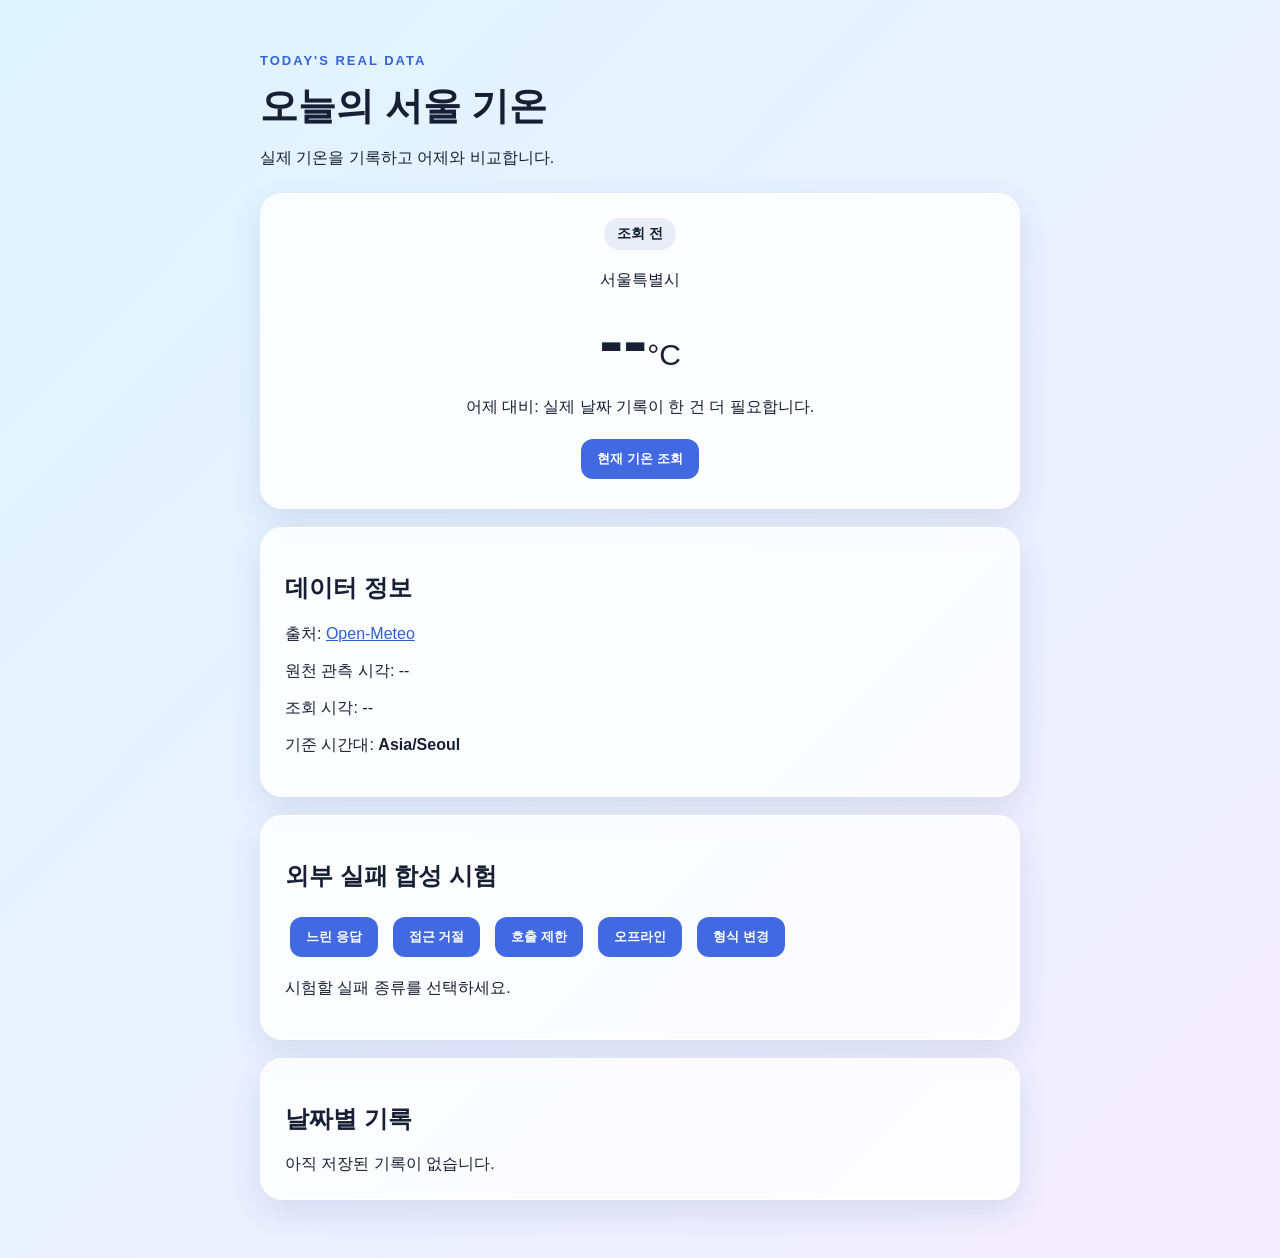
<file: index.html>
<!DOCTYPE html>
<html lang="ko">
<head>
  <meta charset="UTF-8">
  <meta name="viewport" content="width=device-width, initial-scale=1.0">
  <title>오늘의 서울 기온</title>
  <link rel="stylesheet" href="style.css">
</head>
<body>
  <main class="container">
    <header><p class="label">TODAY'S REAL DATA</p><h1>오늘의 서울 기온</h1><p>실제 기온을 기록하고 어제와 비교합니다.</p></header>
    <section class="weather-card">
      <div id="statusBadge" class="badge">조회 전</div><p class="city">서울특별시</p>
      <div class="temperature"><strong id="temperature">--</strong><span>°C</span></div>
      <p id="change">어제 대비: 기록이 더 필요합니다.</p><button id="loadBtn">현재 기온 조회</button>
    </section>
    <section class="info-card">
      <h2>데이터 정보</h2>
      <p>출처: <a id="sourceLink" href="https://open-meteo.com/" target="_blank">Open-Meteo</a></p>
      <p>원천 관측 시각: <span id="sourceTime">--</span></p><p>조회 시각: <span id="fetchedTime">--</span></p>
      <p>기준 시간대: <strong>Asia/Seoul</strong></p>
    </section>
    <section class="test-card">
      <h2>외부 실패 합성 시험</h2>
      <div class="buttons"><button data-error="slow">느린 응답</button><button data-error="denied">접근 거절</button><button data-error="limit">호출 제한</button><button data-error="offline">오프라인</button><button data-error="format">형식 변경</button></div>
      <p id="errorMessage">시험할 실패 종류를 선택하세요.</p><button id="retryBtn" class="retry" hidden>다시 시도</button>
    </section>
    <section class="history-card"><h2>날짜별 기록</h2><div id="history">아직 저장된 기록이 없습니다.</div></section>
  </main>
  <script src="app.js"></script>
</body>
</html>
</file>
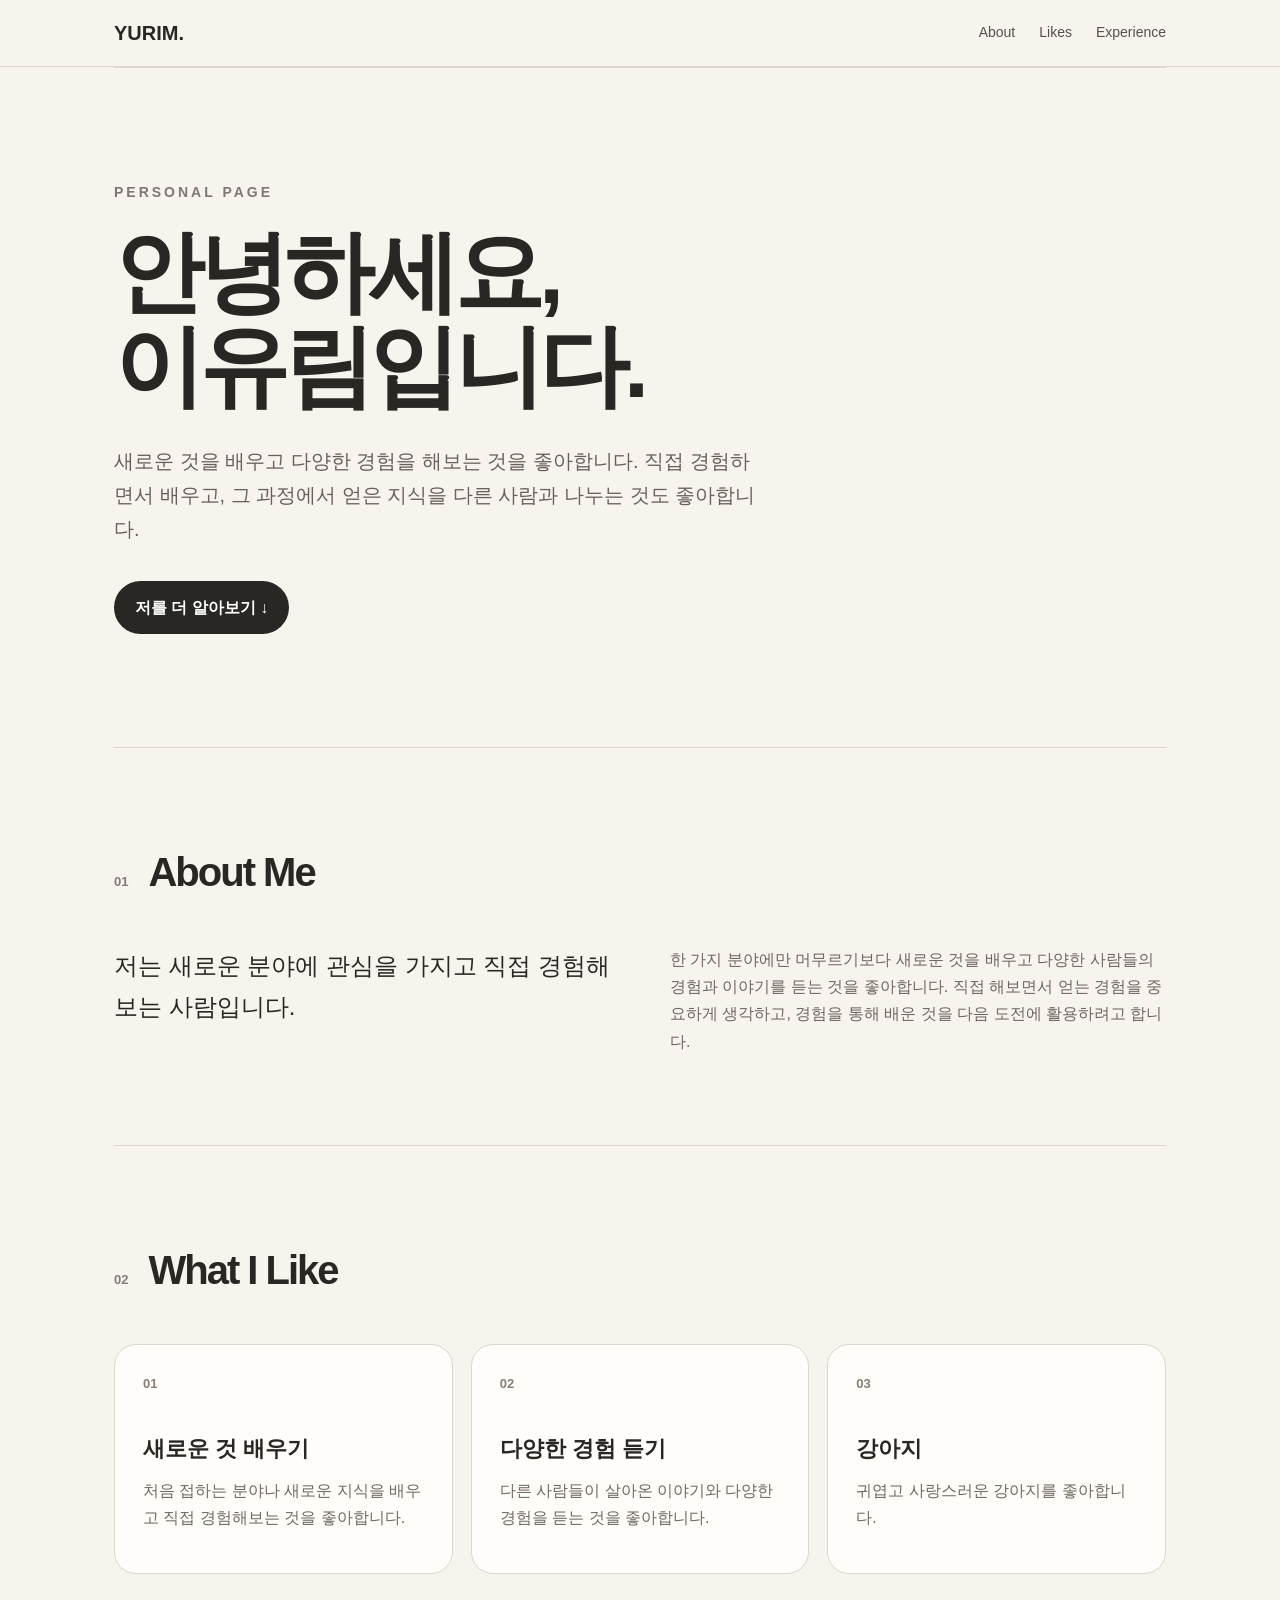
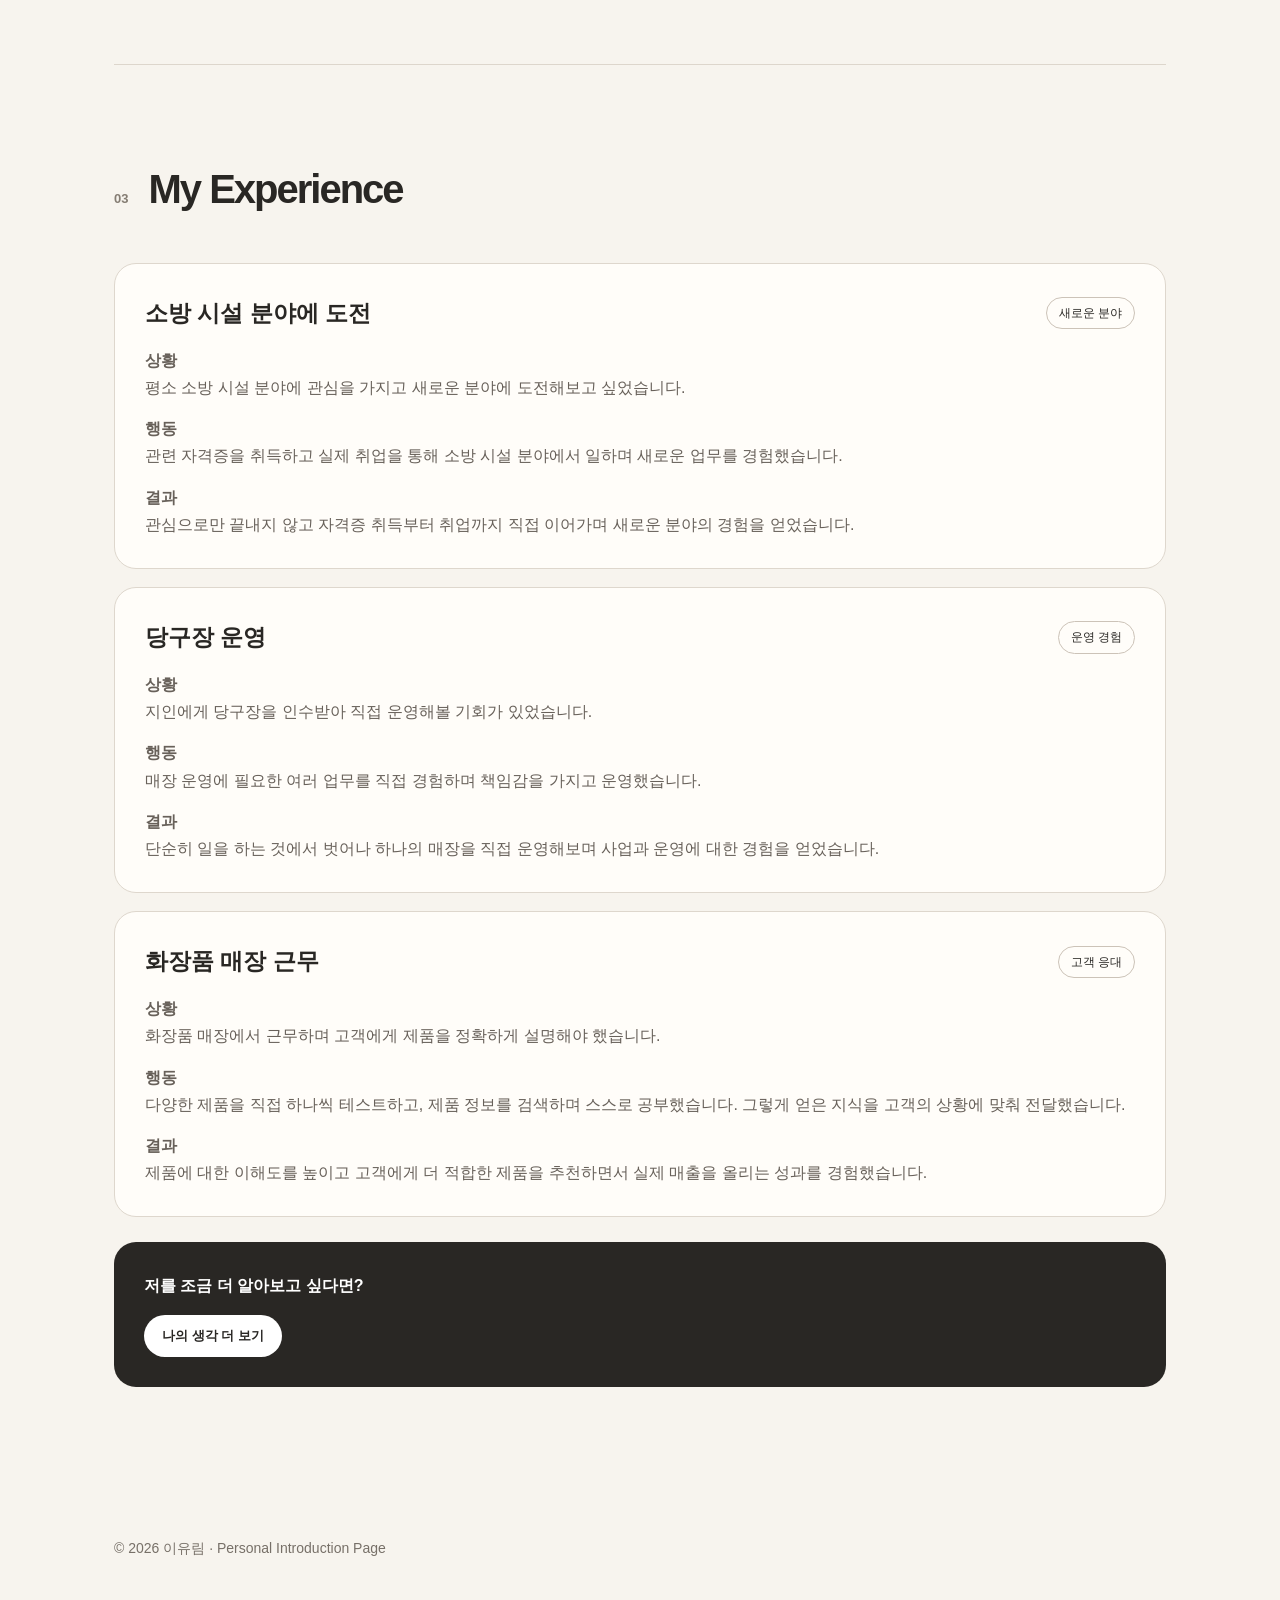
<file: index (1) (1).html>
<!DOCTYPE html>
<html lang="ko">
<head>
    <meta charset="UTF-8">
    <meta name="viewport" content="width=device-width, initial-scale=1.0">

    <title>이유림 | 나를 소개하는 한 페이지</title>

    <style>
        * {
            box-sizing: border-box;
        }

        html {
            scroll-behavior: smooth;
        }

        body {
            margin: 0;
            font-family: "Noto Sans KR", Arial, sans-serif;
            background: #f7f4ee;
            color: #292724;
            line-height: 1.7;
        }

        /* 상단 메뉴 */
        nav {
            position: sticky;
            top: 0;
            z-index: 100;
            background: rgba(247, 244, 238, 0.95);
            border-bottom: 1px solid #ddd6cc;
            backdrop-filter: blur(10px);
        }

        .nav-inner {
            max-width: 1100px;
            margin: auto;
            padding: 16px 24px;

            display: flex;
            justify-content: space-between;
            align-items: center;
        }

        .logo {
            font-size: 20px;
            font-weight: bold;
        }

        .menu {
            display: flex;
            gap: 24px;
        }

        .menu a {
            text-decoration: none;
            color: #55504a;
            font-size: 14px;
        }

        .menu a:hover {
            color: #000;
        }

        /* 전체 내용 */
        main {
            max-width: 1100px;
            margin: auto;
            padding: 0 24px;
        }

        /* 첫 화면 */
        .hero {
            min-height: 680px;

            display: flex;
            align-items: center;

            padding: 80px 0;
        }

        .small-title {
            font-size: 14px;
            font-weight: bold;
            color: #80786e;
            letter-spacing: 3px;
            margin-bottom: 20px;
        }

        h1 {
            font-size: clamp(52px, 8vw, 90px);
            line-height: 1.05;
            letter-spacing: -5px;
            margin: 0 0 30px;
        }

        .hero-text {
            max-width: 650px;
            font-size: 20px;
            color: #68615a;
            margin-bottom: 35px;
        }

        .button {
            display: inline-block;
            padding: 13px 21px;

            background: #292724;
            color: white;

            text-decoration: none;
            border-radius: 30px;

            font-weight: bold;
        }

        .button:hover {
            background: #514940;
        }

        /* 섹션 */
        section {
            padding: 90px 0;
            border-top: 1px solid #ddd6cc;
        }

        .section-title {
            display: flex;
            align-items: baseline;
            gap: 20px;
            margin-bottom: 40px;
        }

        .number {
            font-size: 13px;
            color: #857d73;
            font-weight: bold;
        }

        h2 {
            font-size: 40px;
            letter-spacing: -2px;
            margin: 0;
        }

        /* 소개 */
        .about {
            display: grid;
            grid-template-columns: 1fr 1fr;
            gap: 60px;
        }

        .about-main {
            font-size: 24px;
            margin: 0;
        }

        .about-sub {
            color: #6e675f;
            margin: 0;
        }

        /* 좋아하는 것 */
        .likes {
            display: grid;
            grid-template-columns: repeat(3, 1fr);
            gap: 18px;
        }

        .like-card {
            background: #fffdf9;
            border: 1px solid #ded7cd;
            border-radius: 22px;
            padding: 28px;
            min-height: 230px;

            transition: transform 0.2s;
        }

        .like-card:hover {
            transform: translateY(-5px);
        }

        .like-number {
            color: #887e73;
            font-size: 13px;
            font-weight: bold;
        }

        .like-card h3 {
            font-size: 22px;
            margin: 35px 0 10px;
        }

        .like-card p {
            color: #706961;
            margin: 0;
        }

        /* 경험 */
        .experiences {
            display: grid;
            gap: 18px;
        }

        .experience {
            background: #fffdf9;
            border: 1px solid #ded7cd;
            border-radius: 22px;
            padding: 30px;
        }

        .experience-top {
            display: flex;
            justify-content: space-between;
            align-items: center;
            gap: 20px;
        }

        .experience h3 {
            margin: 0;
            font-size: 23px;
        }

        .tag {
            border: 1px solid #ccc3b8;
            border-radius: 30px;
            padding: 5px 12px;
            font-size: 12px;
            white-space: nowrap;
        }

        .experience p {
            color: #68615a;
            margin: 14px 0 0;
        }

        /* 인터랙션 */
        .interaction {
            margin-top: 25px;
            padding: 30px;

            background: #292724;
            color: white;

            border-radius: 22px;
        }

        .interaction button {
            margin-top: 15px;
            padding: 12px 18px;

            border: none;
            border-radius: 30px;

            background: white;
            color: #292724;

            font-weight: bold;
            cursor: pointer;
        }

        .interaction button:hover {
            background: #eee;
        }

        #moreInfo {
            display: none;
            margin-top: 18px;
            color: #ded9d2;
        }

        #moreInfo.show {
            display: block;
        }

        /* 푸터 */
        footer {
            max-width: 1100px;
            margin: auto;
            padding: 60px 24px 80px;

            color: #777068;
            font-size: 14px;
        }

        /* 키보드 접근성 */
        :focus-visible {
            outline: 3px solid #8b6d52;
            outline-offset: 4px;
        }

        /* 모바일 */
        @media (max-width: 750px) {

            .menu {
                gap: 12px;
            }

            .menu a {
                font-size: 12px;
            }

            .hero {
                min-height: 580px;
            }

            .about,
            .likes {
                grid-template-columns: 1fr;
            }

            section {
                padding: 65px 0;
            }

            h2 {
                font-size: 34px;
            }
        }

        /* 움직임 줄이기 */
        @media (prefers-reduced-motion: reduce) {
            html {
                scroll-behavior: auto;
            }

            .like-card {
                transition: none;
            }
        }
    </style>
</head>


<body>

    <!-- 상단 메뉴 -->
    <nav>
        <div class="nav-inner">

            <div class="logo">
                YURIM.
            </div>

            <div class="menu">
                <a href="#about">About</a>
                <a href="#likes">Likes</a>
                <a href="#experience">Experience</a>
            </div>

        </div>
    </nav>


    <main>

        <!-- 첫 화면 -->
        <section class="hero">

            <div>

                <div class="small-title">
                    PERSONAL PAGE
                </div>

                <h1>
                    안녕하세요,<br>
                    이유림입니다.
                </h1>

                <p class="hero-text">
                    새로운 것을 배우고 다양한 경험을 해보는 것을 좋아합니다.
                    직접 경험하면서 배우고, 그 과정에서 얻은 지식을
                    다른 사람과 나누는 것도 좋아합니다.
                </p>

                <a href="#about" class="button">
                    저를 더 알아보기 ↓
                </a>

            </div>

        </section>


        <!-- About -->
        <section id="about">

            <div class="section-title">
                <span class="number">01</span>
                <h2>About Me</h2>
            </div>

            <div class="about">

                <p class="about-main">
                    저는 새로운 분야에 관심을 가지고
                    직접 경험해보는 사람입니다.
                </p>

                <p class="about-sub">
                    한 가지 분야에만 머무르기보다 새로운 것을 배우고
                    다양한 사람들의 경험과 이야기를 듣는 것을 좋아합니다.
                    직접 해보면서 얻는 경험을 중요하게 생각하고,
                    경험을 통해 배운 것을 다음 도전에 활용하려고 합니다.
                </p>

            </div>

        </section>


        <!-- 좋아하는 것 -->
        <section id="likes">

            <div class="section-title">
                <span class="number">02</span>
                <h2>What I Like</h2>
            </div>


            <div class="likes">

                <article class="like-card">

                    <div class="like-number">
                        01
                    </div>

                    <h3>
                        새로운 것 배우기
                    </h3>

                    <p>
                        처음 접하는 분야나 새로운 지식을
                        배우고 직접 경험해보는 것을 좋아합니다.
                    </p>

                </article>


                <article class="like-card">

                    <div class="like-number">
                        02
                    </div>

                    <h3>
                        다양한 경험 듣기
                    </h3>

                    <p>
                        다른 사람들이 살아온 이야기와
                        다양한 경험을 듣는 것을 좋아합니다.
                    </p>

                </article>


                <article class="like-card">

                    <div class="like-number">
                        03
                    </div>

                    <h3>
                        강아지
                    </h3>

                    <p>
                        귀엽고 사랑스러운 강아지를 좋아합니다.
                    </p>

                </article>

            </div>

        </section>


        <!-- 경험 -->
        <section id="experience">

            <div class="section-title">
                <span class="number">03</span>
                <h2>My Experience</h2>
            </div>


            <div class="experiences">


                <!-- 경험 1 -->
                <article class="experience">

                    <div class="experience-top">

                        <h3>
                            소방 시설 분야에 도전
                        </h3>

                        <span class="tag">
                            새로운 분야
                        </span>

                    </div>

                    <p>
                        <strong>상황</strong><br>
                        평소 소방 시설 분야에 관심을 가지고 새로운 분야에
                        도전해보고 싶었습니다.
                    </p>

                    <p>
                        <strong>행동</strong><br>
                        관련 자격증을 취득하고 실제 취업을 통해
                        소방 시설 분야에서 일하며 새로운 업무를 경험했습니다.
                    </p>

                    <p>
                        <strong>결과</strong><br>
                        관심으로만 끝내지 않고 자격증 취득부터 취업까지
                        직접 이어가며 새로운 분야의 경험을 얻었습니다.
                    </p>

                </article>


                <!-- 경험 2 -->
                <article class="experience">

                    <div class="experience-top">

                        <h3>
                            당구장 운영
                        </h3>

                        <span class="tag">
                            운영 경험
                        </span>

                    </div>

                    <p>
                        <strong>상황</strong><br>
                        지인에게 당구장을 인수받아 직접 운영해볼 기회가 있었습니다.
                    </p>

                    <p>
                        <strong>행동</strong><br>
                        매장 운영에 필요한 여러 업무를 직접 경험하며
                        책임감을 가지고 운영했습니다.
                    </p>

                    <p>
                        <strong>결과</strong><br>
                        단순히 일을 하는 것에서 벗어나 하나의 매장을
                        직접 운영해보며 사업과 운영에 대한 경험을 얻었습니다.
                    </p>

                </article>


                <!-- 경험 3 -->
                <article class="experience">

                    <div class="experience-top">

                        <h3>
                            화장품 매장 근무
                        </h3>

                        <span class="tag">
                            고객 응대
                        </span>

                    </div>

                    <p>
                        <strong>상황</strong><br>
                        화장품 매장에서 근무하며 고객에게 제품을
                        정확하게 설명해야 했습니다.
                    </p>

                    <p>
                        <strong>행동</strong><br>
                        다양한 제품을 직접 하나씩 테스트하고,
                        제품 정보를 검색하며 스스로 공부했습니다.
                        그렇게 얻은 지식을 고객의 상황에 맞춰 전달했습니다.
                    </p>

                    <p>
                        <strong>결과</strong><br>
                        제품에 대한 이해도를 높이고 고객에게 더 적합한
                        제품을 추천하면서 실제 매출을 올리는 성과를 경험했습니다.
                    </p>

                </article>

            </div>


            <!-- 인터랙션 -->
            <div class="interaction">

                <strong>
                    저를 조금 더 알아보고 싶다면?
                </strong>

                <br>

                <button
                    id="moreButton"
                    type="button"
                    aria-expanded="false"
                    aria-controls="moreInfo"
                >
                    나의 생각 더 보기
                </button>

                <div id="moreInfo">

                    저는 새로운 경험을 두려워하기보다
                    직접 부딪혀보면서 배우는 편입니다.

                    <br><br>

                    소방 시설 분야, 당구장 운영, 화장품 매장 근무처럼
                    서로 다른 분야를 경험하면서 각각의 경험에서
                    새로운 것을 배우고 제 것으로 만드는 것이
                    저에게는 큰 의미가 있었습니다.

                </div>

            </div>

        </section>

    </main>


    <footer>
        © 2026 이유림 · Personal Introduction Page
    </footer>


    <script>

        const button = document.getElementById("moreButton");
        const moreInfo = document.getElementById("moreInfo");

        button.addEventListener("click", function () {

            const isOpen = moreInfo.classList.toggle("show");

            button.setAttribute("aria-expanded", isOpen);

            if (isOpen) {
                button.textContent = "내용 닫기 ↑";
            } else {
                button.textContent = "나의 생각 더 보기";
            }

        });

    </script>

</body>
</html>
</file>
<file: style.css>
*{box-sizing:border-box}body{margin:0;min-height:100vh;padding:40px 20px;font-family:Arial,sans-serif;color:#172033;background:linear-gradient(135deg,#dff4ff,#f4edff)}.container{width:min(760px,100%);margin:auto}header{margin-bottom:24px}.label{color:#3264d6;font-size:13px;font-weight:bold;letter-spacing:2px}h1{margin:8px 0;font-size:38px}section{margin-bottom:18px;padding:24px;border:1px solid #fff;border-radius:22px;background:rgba(255,255,255,.85);box-shadow:0 12px 30px rgba(53,73,117,.12)}.weather-card{text-align:center}.badge{display:inline-block;padding:7px 13px;border-radius:20px;background:#e8edf7;font-size:14px;font-weight:bold}.city{margin:20px 0 4px}.temperature{margin:8px 0}.temperature strong{font-size:72px}.temperature span{font-size:30px}button{margin:5px;padding:11px 16px;border:0;border-radius:12px;color:#fff;background:#4169e1;font-weight:bold;cursor:pointer}button:hover{background:#2f50b8}.buttons{display:flex;flex-wrap:wrap;gap:5px}.retry{background:#e05b4f}.fresh{color:#16794b;background:#dff7eb}.stale{color:#a34f00;background:#fff0d8}.error{color:#b42318}.record{margin-top:10px;padding:14px;border-radius:12px;background:#f3f6fb}a{color:#315fd1}@media(max-width:500px){h1{font-size:30px}.temperature strong{font-size:58px}}
</file>
